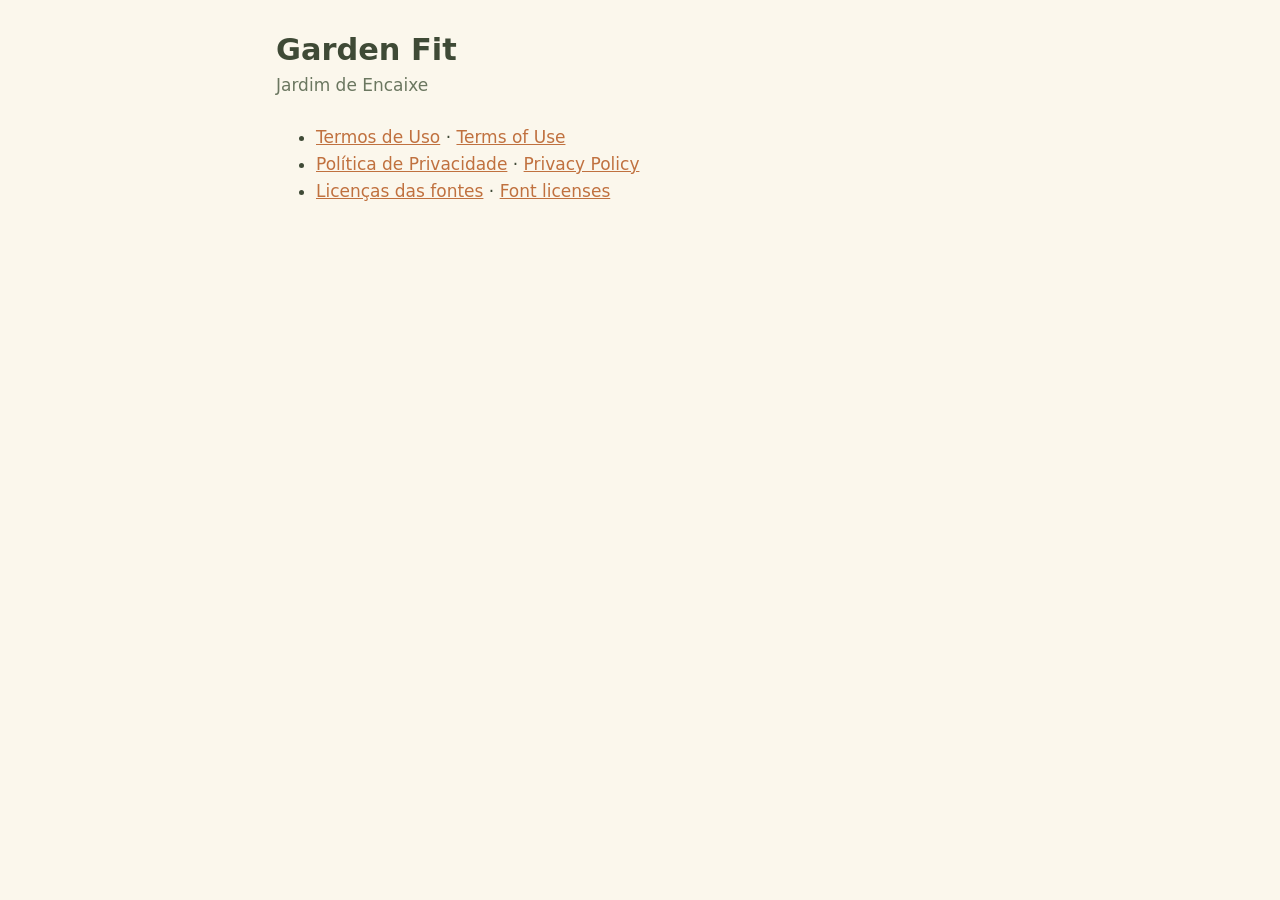
<file: index.html>
<!doctype html>
<html lang="pt-BR">
<head>
<meta charset="utf-8">
<meta name="viewport" content="width=device-width, initial-scale=1">
<title>Garden Fit</title>
<link rel="stylesheet" href="estilo.css">
</head>
<body>
<main>
<h1>Garden Fit</h1>
<p class="data">Jardim de Encaixe</p>
<ul>
<li><a href="termos.html">Termos de Uso</a> · <a href="terms.html">Terms of Use</a></li>
<li><a href="privacidade.html">Política de Privacidade</a> · <a href="privacy.html">Privacy Policy</a></li>
<li><a href="licencas.html">Licenças das fontes</a> · <a href="licencas.html">Font licenses</a></li>
</ul>
</main>
</body>
</html>
</file>
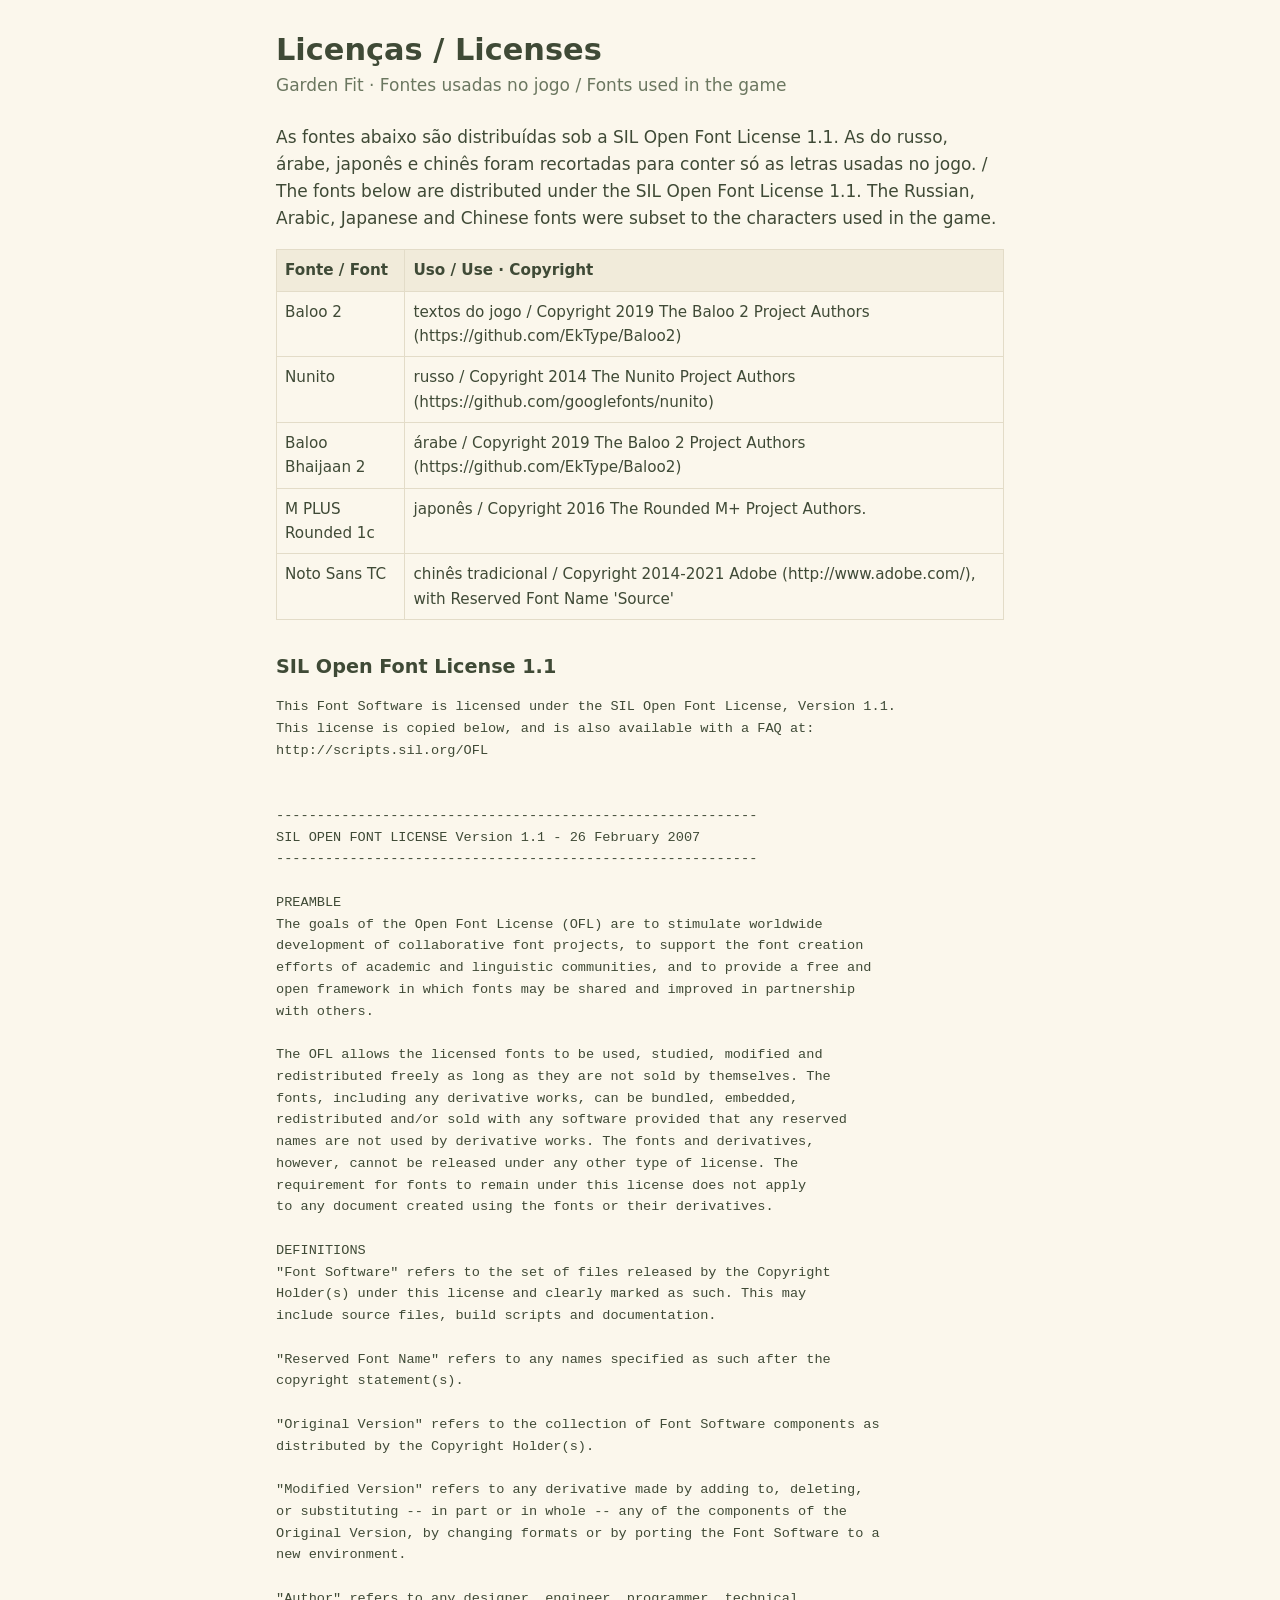
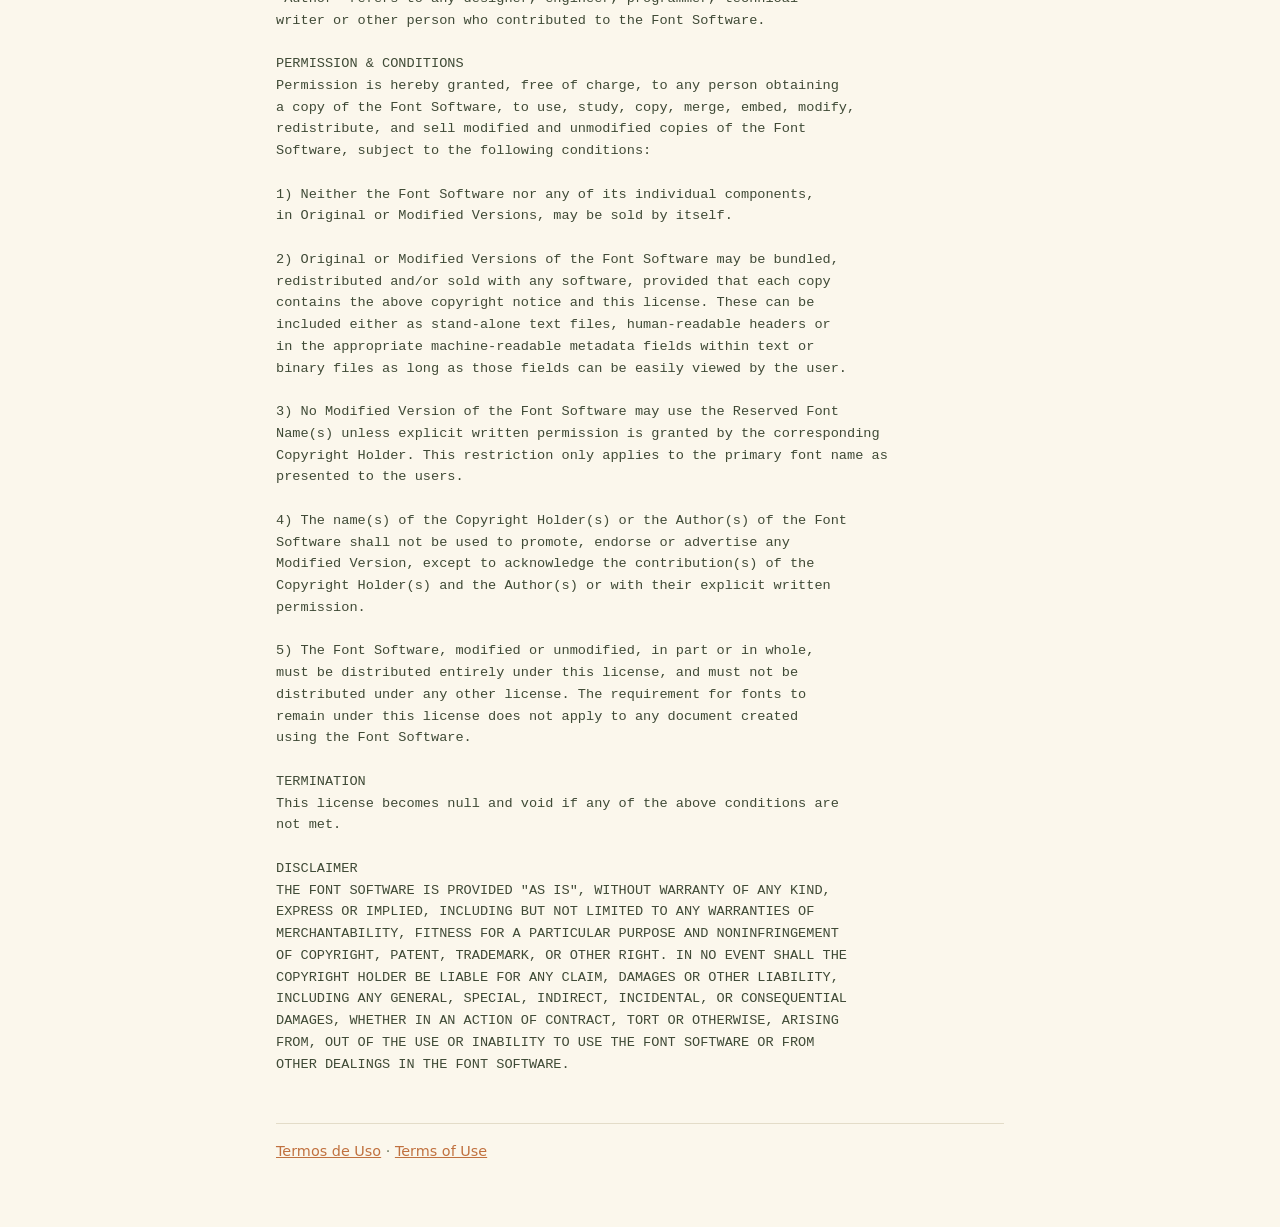
<file: licencas.html>
<!doctype html>
<html lang="pt-BR">
<head>
<meta charset="utf-8">
<meta name="viewport" content="width=device-width, initial-scale=1">
<title>Licenças · Garden Fit</title>
<link rel="stylesheet" href="estilo.css">
</head>
<body>
<main>
<h1>Licenças / Licenses</h1>
<p class="data">Garden Fit · Fontes usadas no jogo / Fonts used in the game</p>
<p>As fontes abaixo são distribuídas sob a SIL Open Font License 1.1. As do russo, árabe, japonês e chinês foram recortadas para conter só as letras usadas no jogo. / The fonts below are distributed under the SIL Open Font License 1.1. The Russian, Arabic, Japanese and Chinese fonts were subset to the characters used in the game.</p>
<table>
<tr><th>Fonte / Font</th><th>Uso / Use · Copyright</th></tr>
<tr><td>Baloo 2</td><td>textos do jogo / Copyright 2019 The Baloo 2 Project Authors (https://github.com/EkType/Baloo2)</td></tr>
<tr><td>Nunito</td><td>russo / Copyright 2014 The Nunito Project Authors (https://github.com/googlefonts/nunito)</td></tr>
<tr><td>Baloo Bhaijaan 2</td><td>árabe / Copyright 2019 The Baloo 2 Project Authors (https://github.com/EkType/Baloo2)</td></tr>
<tr><td>M PLUS Rounded 1c</td><td>japonês / Copyright 2016 The Rounded M+ Project Authors.</td></tr>
<tr><td>Noto Sans TC</td><td>chinês tradicional / Copyright 2014-2021 Adobe (http://www.adobe.com/), with Reserved Font Name &#x27;Source&#x27;</td></tr>
</table>
<h2>SIL Open Font License 1.1</h2>
<pre style="white-space: pre-wrap; font-size: 0.85rem;">This Font Software is licensed under the SIL Open Font License, Version 1.1.
This license is copied below, and is also available with a FAQ at:
http://scripts.sil.org/OFL


-----------------------------------------------------------
SIL OPEN FONT LICENSE Version 1.1 - 26 February 2007
-----------------------------------------------------------

PREAMBLE
The goals of the Open Font License (OFL) are to stimulate worldwide
development of collaborative font projects, to support the font creation
efforts of academic and linguistic communities, and to provide a free and
open framework in which fonts may be shared and improved in partnership
with others.

The OFL allows the licensed fonts to be used, studied, modified and
redistributed freely as long as they are not sold by themselves. The
fonts, including any derivative works, can be bundled, embedded, 
redistributed and/or sold with any software provided that any reserved
names are not used by derivative works. The fonts and derivatives,
however, cannot be released under any other type of license. The
requirement for fonts to remain under this license does not apply
to any document created using the fonts or their derivatives.

DEFINITIONS
&quot;Font Software&quot; refers to the set of files released by the Copyright
Holder(s) under this license and clearly marked as such. This may
include source files, build scripts and documentation.

&quot;Reserved Font Name&quot; refers to any names specified as such after the
copyright statement(s).

&quot;Original Version&quot; refers to the collection of Font Software components as
distributed by the Copyright Holder(s).

&quot;Modified Version&quot; refers to any derivative made by adding to, deleting,
or substituting -- in part or in whole -- any of the components of the
Original Version, by changing formats or by porting the Font Software to a
new environment.

&quot;Author&quot; refers to any designer, engineer, programmer, technical
writer or other person who contributed to the Font Software.

PERMISSION &amp; CONDITIONS
Permission is hereby granted, free of charge, to any person obtaining
a copy of the Font Software, to use, study, copy, merge, embed, modify,
redistribute, and sell modified and unmodified copies of the Font
Software, subject to the following conditions:

1) Neither the Font Software nor any of its individual components,
in Original or Modified Versions, may be sold by itself.

2) Original or Modified Versions of the Font Software may be bundled,
redistributed and/or sold with any software, provided that each copy
contains the above copyright notice and this license. These can be
included either as stand-alone text files, human-readable headers or
in the appropriate machine-readable metadata fields within text or
binary files as long as those fields can be easily viewed by the user.

3) No Modified Version of the Font Software may use the Reserved Font
Name(s) unless explicit written permission is granted by the corresponding
Copyright Holder. This restriction only applies to the primary font name as
presented to the users.

4) The name(s) of the Copyright Holder(s) or the Author(s) of the Font
Software shall not be used to promote, endorse or advertise any
Modified Version, except to acknowledge the contribution(s) of the
Copyright Holder(s) and the Author(s) or with their explicit written
permission.

5) The Font Software, modified or unmodified, in part or in whole,
must be distributed entirely under this license, and must not be
distributed under any other license. The requirement for fonts to
remain under this license does not apply to any document created
using the Font Software.

TERMINATION
This license becomes null and void if any of the above conditions are
not met.

DISCLAIMER
THE FONT SOFTWARE IS PROVIDED &quot;AS IS&quot;, WITHOUT WARRANTY OF ANY KIND,
EXPRESS OR IMPLIED, INCLUDING BUT NOT LIMITED TO ANY WARRANTIES OF
MERCHANTABILITY, FITNESS FOR A PARTICULAR PURPOSE AND NONINFRINGEMENT
OF COPYRIGHT, PATENT, TRADEMARK, OR OTHER RIGHT. IN NO EVENT SHALL THE
COPYRIGHT HOLDER BE LIABLE FOR ANY CLAIM, DAMAGES OR OTHER LIABILITY,
INCLUDING ANY GENERAL, SPECIAL, INDIRECT, INCIDENTAL, OR CONSEQUENTIAL
DAMAGES, WHETHER IN AN ACTION OF CONTRACT, TORT OR OTHERWISE, ARISING
FROM, OUT OF THE USE OR INABILITY TO USE THE FONT SOFTWARE OR FROM
OTHER DEALINGS IN THE FONT SOFTWARE.
</pre>
<footer><a href="termos.html">Termos de Uso</a> · <a href="terms.html">Terms of Use</a></footer>
</main>
</body>
</html>
</file>
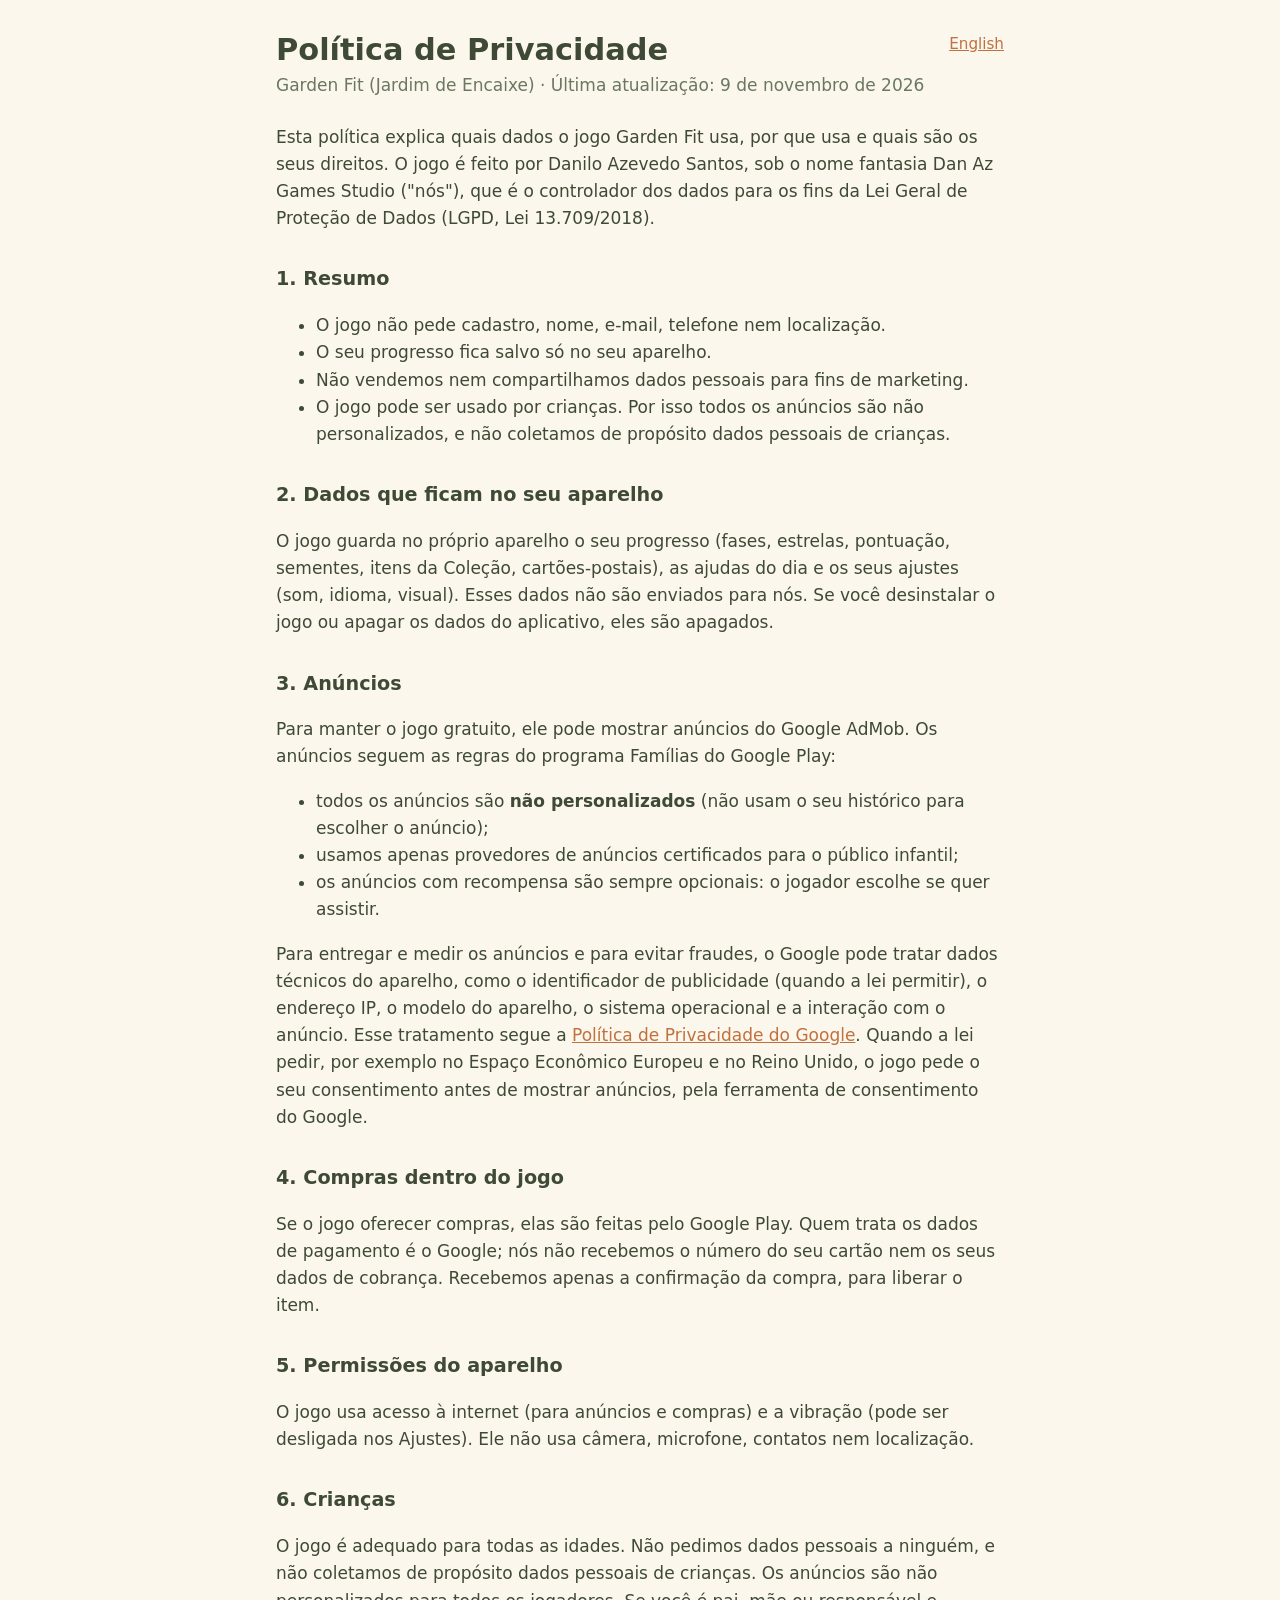
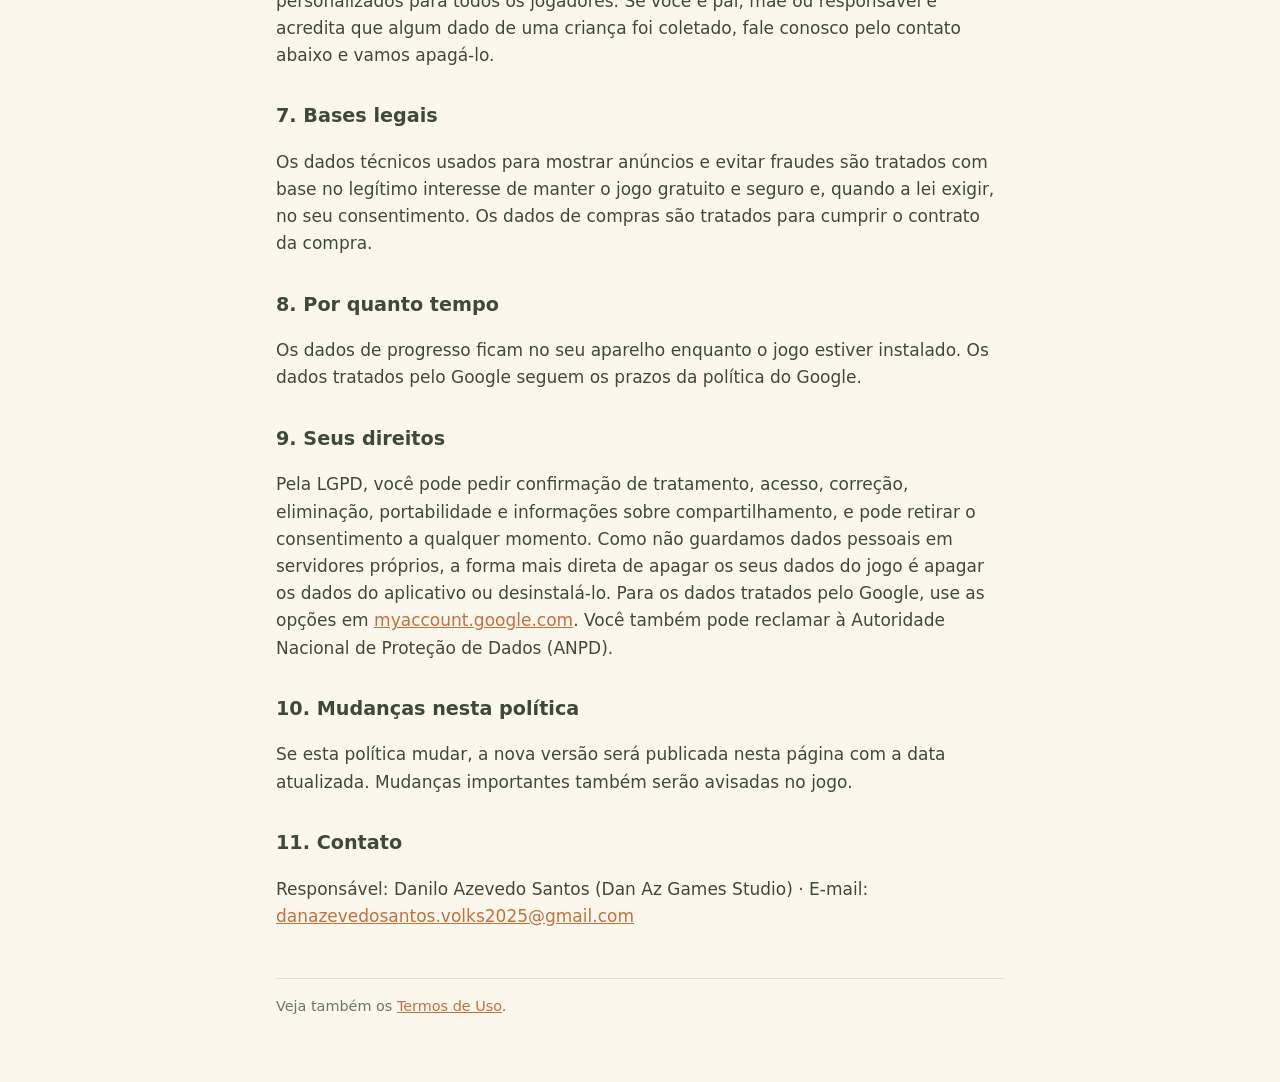
<file: privacidade.html>
<!doctype html>
<html lang="pt-BR">
<head>
<meta charset="utf-8">
<meta name="viewport" content="width=device-width, initial-scale=1">
<title>Política de Privacidade · Garden Fit</title>
<link rel="stylesheet" href="estilo.css">
</head>
<body>
<main>
<a class="idioma" href="privacy.html">English</a>
<h1>Política de Privacidade</h1>
<p class="data">Garden Fit (Jardim de Encaixe) · Última atualização: 9 de novembro de 2026</p>

<p>Esta política explica quais dados o jogo Garden Fit usa, por que usa e quais são os seus direitos. O jogo é feito por Danilo Azevedo Santos, sob o nome fantasia Dan Az Games Studio ("nós"), que é o controlador dos dados para os fins da Lei Geral de Proteção de Dados (LGPD, Lei 13.709/2018).</p>

<h2>1. Resumo</h2>
<ul>
<li>O jogo não pede cadastro, nome, e-mail, telefone nem localização.</li>
<li>O seu progresso fica salvo só no seu aparelho.</li>
<li>Não vendemos nem compartilhamos dados pessoais para fins de marketing.</li>
<li>O jogo pode ser usado por crianças. Por isso todos os anúncios são não personalizados, e não coletamos de propósito dados pessoais de crianças.</li>
</ul>

<h2>2. Dados que ficam no seu aparelho</h2>
<p>O jogo guarda no próprio aparelho o seu progresso (fases, estrelas, pontuação, sementes, itens da Coleção, cartões-postais), as ajudas do dia e os seus ajustes (som, idioma, visual). Esses dados não são enviados para nós. Se você desinstalar o jogo ou apagar os dados do aplicativo, eles são apagados.</p>

<h2>3. Anúncios</h2>
<p>Para manter o jogo gratuito, ele pode mostrar anúncios do Google AdMob. Os anúncios seguem as regras do programa Famílias do Google Play:</p>
<ul>
<li>todos os anúncios são <strong>não personalizados</strong> (não usam o seu histórico para escolher o anúncio);</li>
<li>usamos apenas provedores de anúncios certificados para o público infantil;</li>
<li>os anúncios com recompensa são sempre opcionais: o jogador escolhe se quer assistir.</li>
</ul>
<p>Para entregar e medir os anúncios e para evitar fraudes, o Google pode tratar dados técnicos do aparelho, como o identificador de publicidade (quando a lei permitir), o endereço IP, o modelo do aparelho, o sistema operacional e a interação com o anúncio. Esse tratamento segue a <a href="https://policies.google.com/privacy?hl=pt-BR">Política de Privacidade do Google</a>. Quando a lei pedir, por exemplo no Espaço Econômico Europeu e no Reino Unido, o jogo pede o seu consentimento antes de mostrar anúncios, pela ferramenta de consentimento do Google.</p>

<h2>4. Compras dentro do jogo</h2>
<p>Se o jogo oferecer compras, elas são feitas pelo Google Play. Quem trata os dados de pagamento é o Google; nós não recebemos o número do seu cartão nem os seus dados de cobrança. Recebemos apenas a confirmação da compra, para liberar o item.</p>

<h2>5. Permissões do aparelho</h2>
<p>O jogo usa acesso à internet (para anúncios e compras) e a vibração (pode ser desligada nos Ajustes). Ele não usa câmera, microfone, contatos nem localização.</p>

<h2>6. Crianças</h2>
<p>O jogo é adequado para todas as idades. Não pedimos dados pessoais a ninguém, e não coletamos de propósito dados pessoais de crianças. Os anúncios são não personalizados para todos os jogadores. Se você é pai, mãe ou responsável e acredita que algum dado de uma criança foi coletado, fale conosco pelo contato abaixo e vamos apagá-lo.</p>

<h2>7. Bases legais</h2>
<p>Os dados técnicos usados para mostrar anúncios e evitar fraudes são tratados com base no legítimo interesse de manter o jogo gratuito e seguro e, quando a lei exigir, no seu consentimento. Os dados de compras são tratados para cumprir o contrato da compra.</p>

<h2>8. Por quanto tempo</h2>
<p>Os dados de progresso ficam no seu aparelho enquanto o jogo estiver instalado. Os dados tratados pelo Google seguem os prazos da política do Google.</p>

<h2>9. Seus direitos</h2>
<p>Pela LGPD, você pode pedir confirmação de tratamento, acesso, correção, eliminação, portabilidade e informações sobre compartilhamento, e pode retirar o consentimento a qualquer momento. Como não guardamos dados pessoais em servidores próprios, a forma mais direta de apagar os seus dados do jogo é apagar os dados do aplicativo ou desinstalá-lo. Para os dados tratados pelo Google, use as opções em <a href="https://myaccount.google.com/">myaccount.google.com</a>. Você também pode reclamar à Autoridade Nacional de Proteção de Dados (ANPD).</p>

<h2>10. Mudanças nesta política</h2>
<p>Se esta política mudar, a nova versão será publicada nesta página com a data atualizada. Mudanças importantes também serão avisadas no jogo.</p>

<h2>11. Contato</h2>
<p>Responsável: Danilo Azevedo Santos (Dan Az Games Studio) · E-mail: <a href="mailto:danazevedosantos.volks2025@gmail.com">danazevedosantos.volks2025@gmail.com</a></p>

<footer>Veja também os <a href="termos.html">Termos de Uso</a>.</footer>
</main>
</body>
</html>
</file>
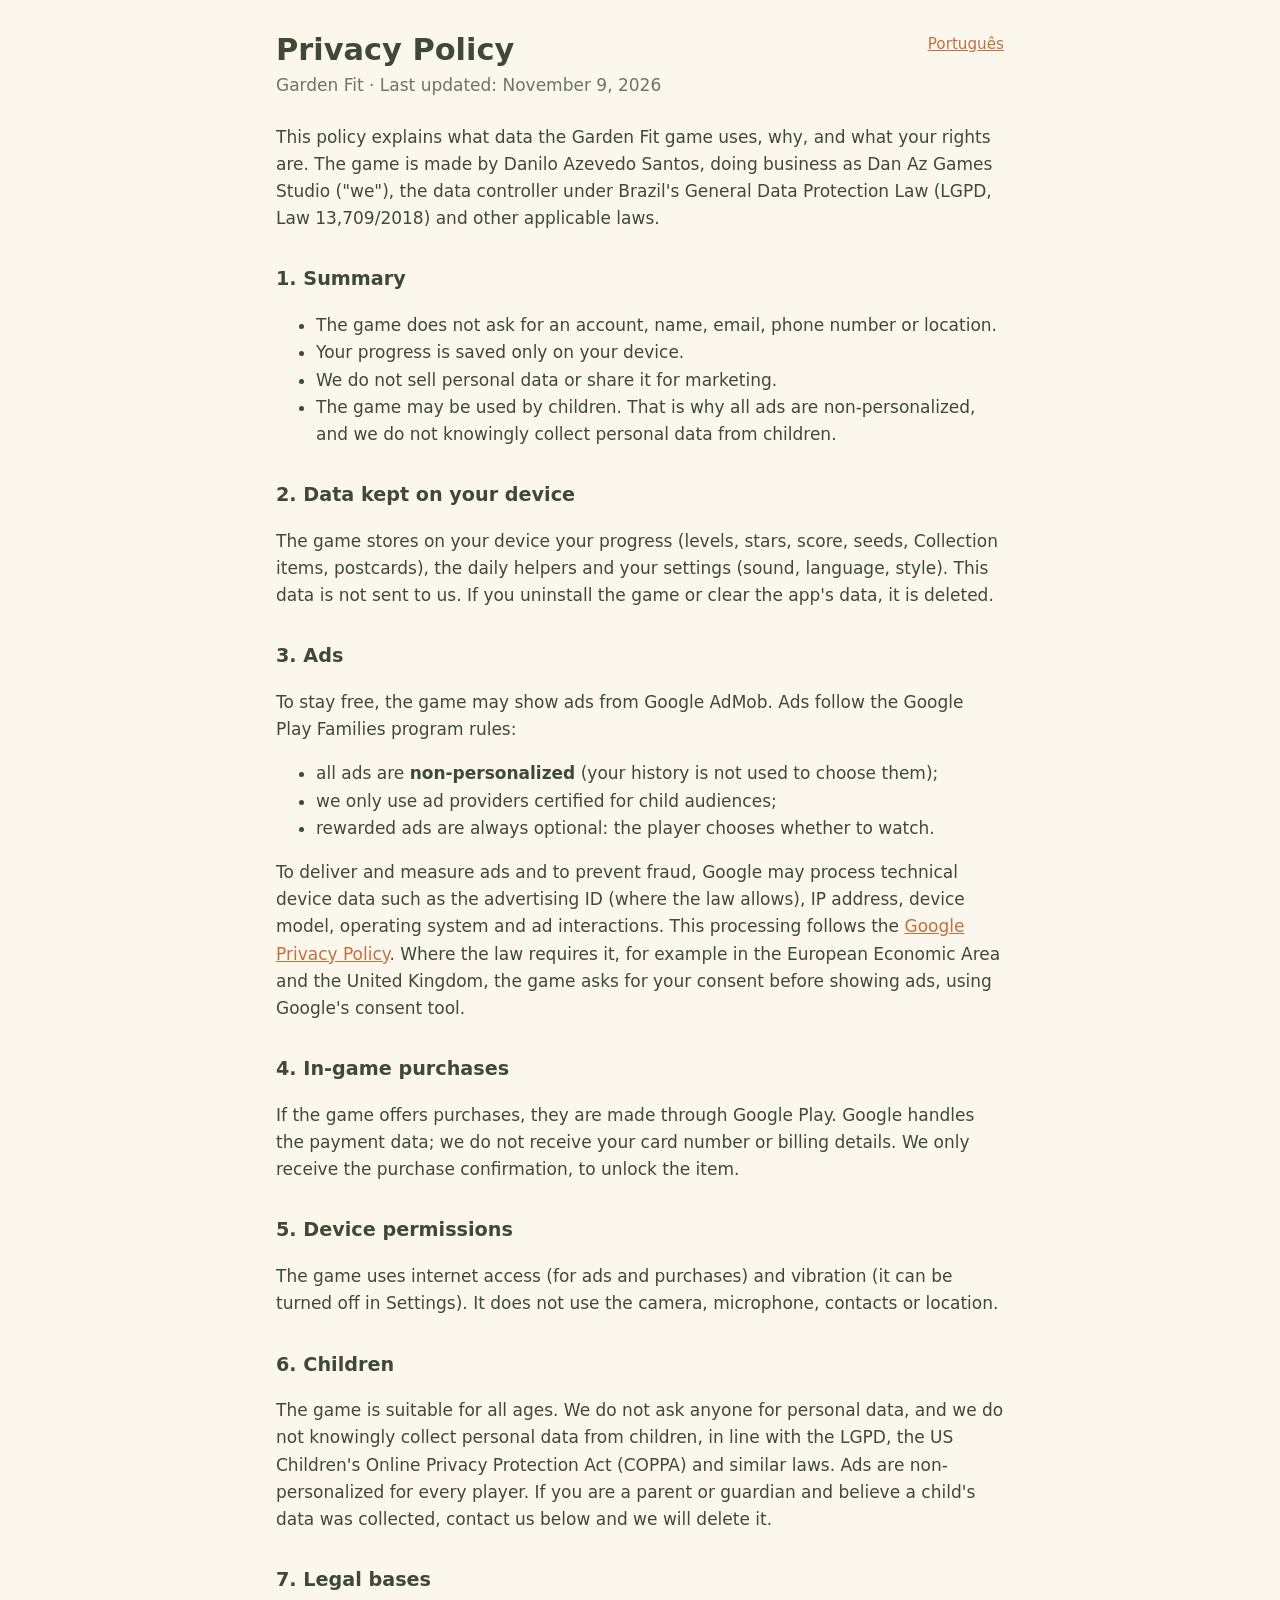
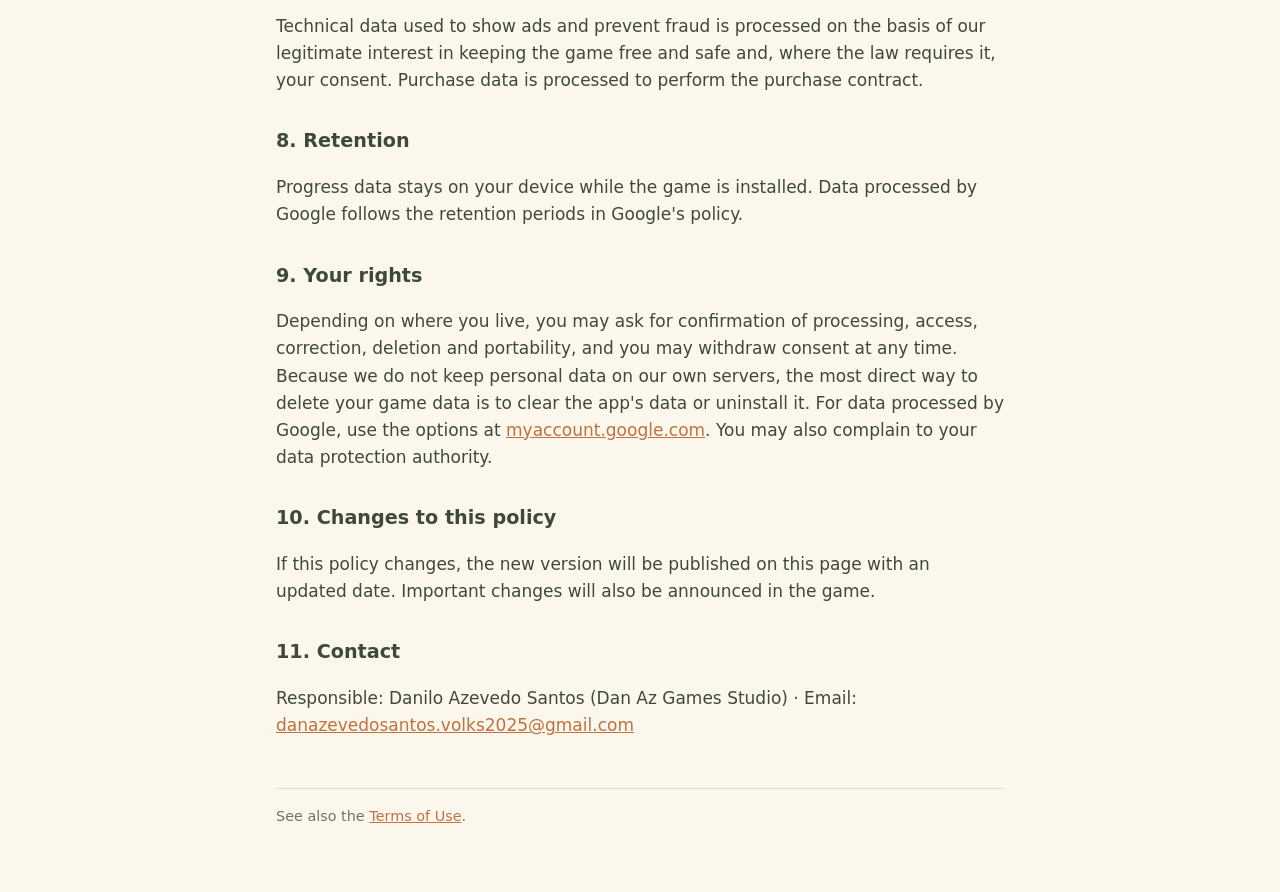
<file: privacy.html>
<!doctype html>
<html lang="en-US">
<head>
<meta charset="utf-8">
<meta name="viewport" content="width=device-width, initial-scale=1">
<title>Privacy Policy · Garden Fit</title>
<link rel="stylesheet" href="estilo.css">
</head>
<body>
<main>
<a class="idioma" href="privacidade.html">Português</a>
<h1>Privacy Policy</h1>
<p class="data">Garden Fit · Last updated: November 9, 2026</p>

<p>This policy explains what data the Garden Fit game uses, why, and what your rights are. The game is made by Danilo Azevedo Santos, doing business as Dan Az Games Studio ("we"), the data controller under Brazil's General Data Protection Law (LGPD, Law 13,709/2018) and other applicable laws.</p>

<h2>1. Summary</h2>
<ul>
<li>The game does not ask for an account, name, email, phone number or location.</li>
<li>Your progress is saved only on your device.</li>
<li>We do not sell personal data or share it for marketing.</li>
<li>The game may be used by children. That is why all ads are non-personalized, and we do not knowingly collect personal data from children.</li>
</ul>

<h2>2. Data kept on your device</h2>
<p>The game stores on your device your progress (levels, stars, score, seeds, Collection items, postcards), the daily helpers and your settings (sound, language, style). This data is not sent to us. If you uninstall the game or clear the app's data, it is deleted.</p>

<h2>3. Ads</h2>
<p>To stay free, the game may show ads from Google AdMob. Ads follow the Google Play Families program rules:</p>
<ul>
<li>all ads are <strong>non-personalized</strong> (your history is not used to choose them);</li>
<li>we only use ad providers certified for child audiences;</li>
<li>rewarded ads are always optional: the player chooses whether to watch.</li>
</ul>
<p>To deliver and measure ads and to prevent fraud, Google may process technical device data such as the advertising ID (where the law allows), IP address, device model, operating system and ad interactions. This processing follows the <a href="https://policies.google.com/privacy">Google Privacy Policy</a>. Where the law requires it, for example in the European Economic Area and the United Kingdom, the game asks for your consent before showing ads, using Google's consent tool.</p>

<h2>4. In-game purchases</h2>
<p>If the game offers purchases, they are made through Google Play. Google handles the payment data; we do not receive your card number or billing details. We only receive the purchase confirmation, to unlock the item.</p>

<h2>5. Device permissions</h2>
<p>The game uses internet access (for ads and purchases) and vibration (it can be turned off in Settings). It does not use the camera, microphone, contacts or location.</p>

<h2>6. Children</h2>
<p>The game is suitable for all ages. We do not ask anyone for personal data, and we do not knowingly collect personal data from children, in line with the LGPD, the US Children's Online Privacy Protection Act (COPPA) and similar laws. Ads are non-personalized for every player. If you are a parent or guardian and believe a child's data was collected, contact us below and we will delete it.</p>

<h2>7. Legal bases</h2>
<p>Technical data used to show ads and prevent fraud is processed on the basis of our legitimate interest in keeping the game free and safe and, where the law requires it, your consent. Purchase data is processed to perform the purchase contract.</p>

<h2>8. Retention</h2>
<p>Progress data stays on your device while the game is installed. Data processed by Google follows the retention periods in Google's policy.</p>

<h2>9. Your rights</h2>
<p>Depending on where you live, you may ask for confirmation of processing, access, correction, deletion and portability, and you may withdraw consent at any time. Because we do not keep personal data on our own servers, the most direct way to delete your game data is to clear the app's data or uninstall it. For data processed by Google, use the options at <a href="https://myaccount.google.com/">myaccount.google.com</a>. You may also complain to your data protection authority.</p>

<h2>10. Changes to this policy</h2>
<p>If this policy changes, the new version will be published on this page with an updated date. Important changes will also be announced in the game.</p>

<h2>11. Contact</h2>
<p>Responsible: Danilo Azevedo Santos (Dan Az Games Studio) · Email: <a href="mailto:danazevedosantos.volks2025@gmail.com">danazevedosantos.volks2025@gmail.com</a></p>

<footer>See also the <a href="terms.html">Terms of Use</a>.</footer>
</main>
</body>
</html>
</file>
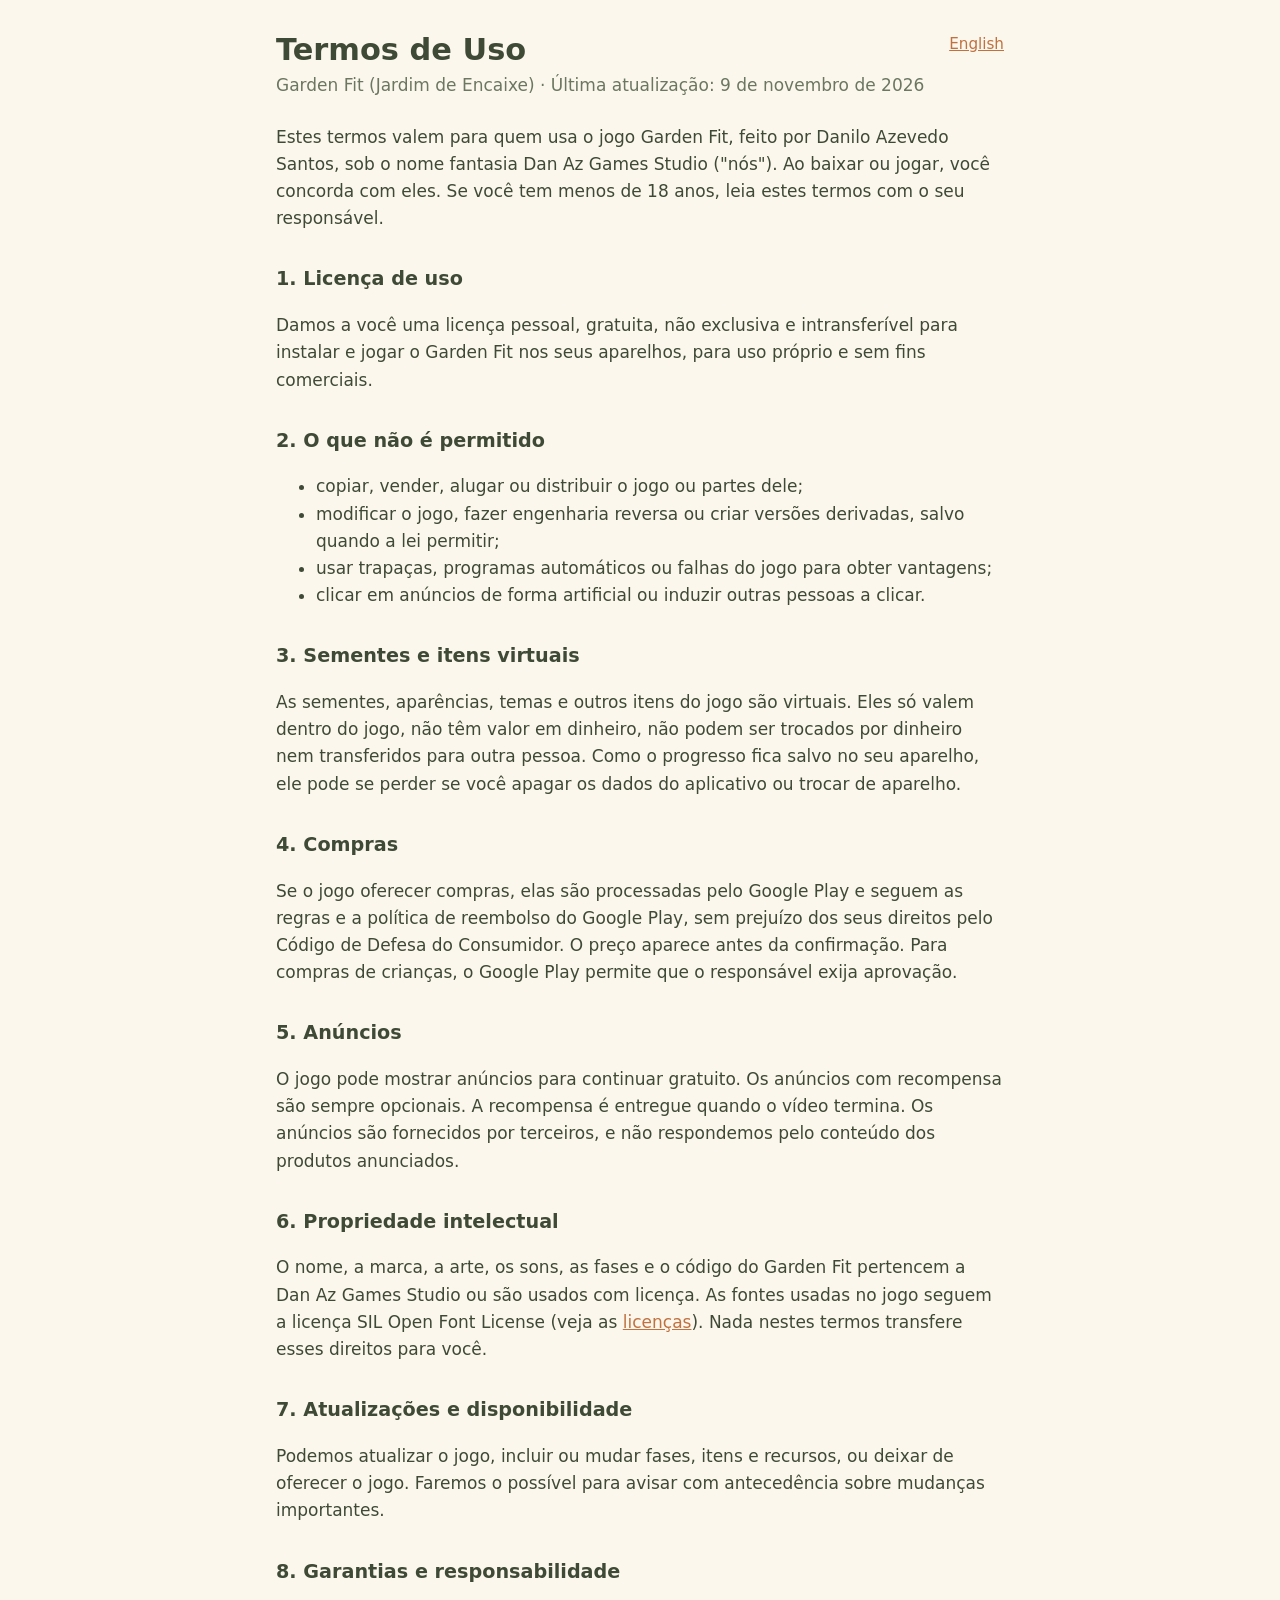
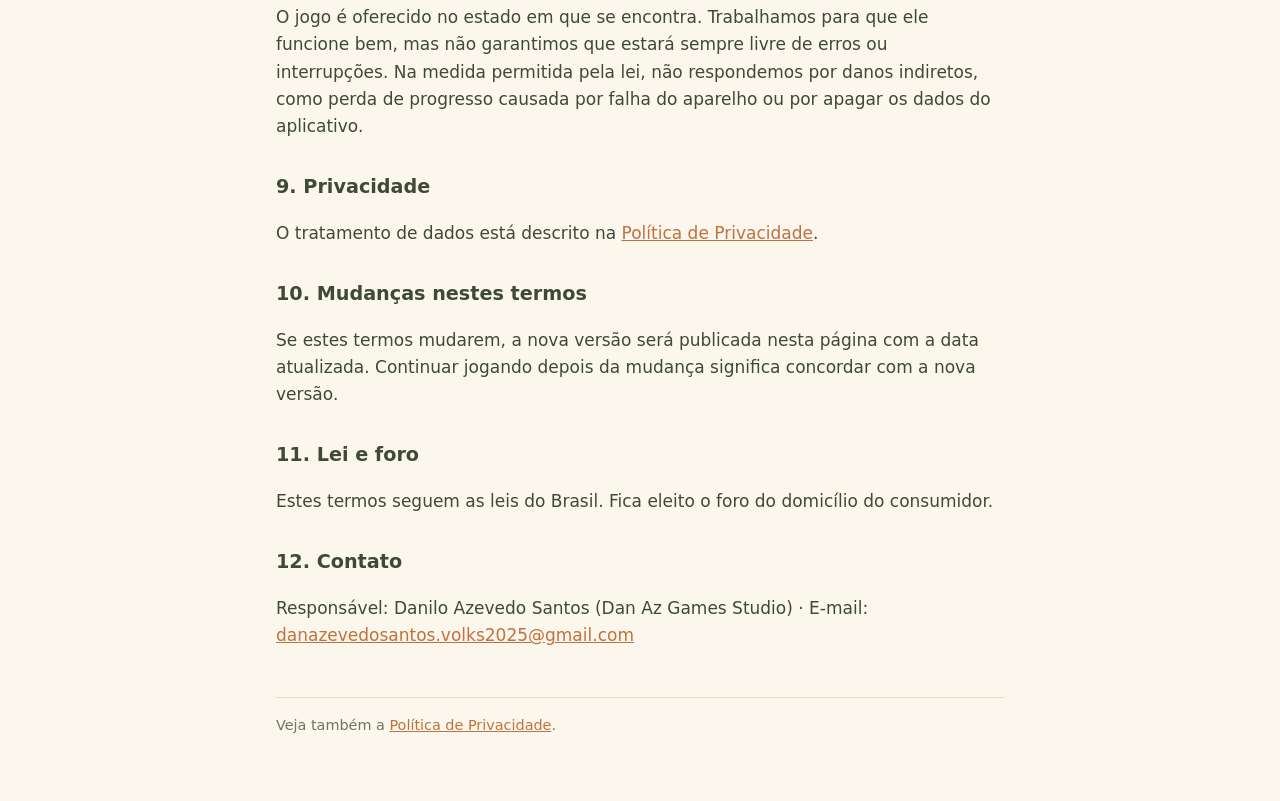
<file: termos.html>
<!doctype html>
<html lang="pt-BR">
<head>
<meta charset="utf-8">
<meta name="viewport" content="width=device-width, initial-scale=1">
<title>Termos de Uso · Garden Fit</title>
<link rel="stylesheet" href="estilo.css">
</head>
<body>
<main>
<a class="idioma" href="terms.html">English</a>
<h1>Termos de Uso</h1>
<p class="data">Garden Fit (Jardim de Encaixe) · Última atualização: 9 de novembro de 2026</p>

<p>Estes termos valem para quem usa o jogo Garden Fit, feito por Danilo Azevedo Santos, sob o nome fantasia Dan Az Games Studio ("nós"). Ao baixar ou jogar, você concorda com eles. Se você tem menos de 18 anos, leia estes termos com o seu responsável.</p>

<h2>1. Licença de uso</h2>
<p>Damos a você uma licença pessoal, gratuita, não exclusiva e intransferível para instalar e jogar o Garden Fit nos seus aparelhos, para uso próprio e sem fins comerciais.</p>

<h2>2. O que não é permitido</h2>
<ul>
<li>copiar, vender, alugar ou distribuir o jogo ou partes dele;</li>
<li>modificar o jogo, fazer engenharia reversa ou criar versões derivadas, salvo quando a lei permitir;</li>
<li>usar trapaças, programas automáticos ou falhas do jogo para obter vantagens;</li>
<li>clicar em anúncios de forma artificial ou induzir outras pessoas a clicar.</li>
</ul>

<h2>3. Sementes e itens virtuais</h2>
<p>As sementes, aparências, temas e outros itens do jogo são virtuais. Eles só valem dentro do jogo, não têm valor em dinheiro, não podem ser trocados por dinheiro nem transferidos para outra pessoa. Como o progresso fica salvo no seu aparelho, ele pode se perder se você apagar os dados do aplicativo ou trocar de aparelho.</p>

<h2>4. Compras</h2>
<p>Se o jogo oferecer compras, elas são processadas pelo Google Play e seguem as regras e a política de reembolso do Google Play, sem prejuízo dos seus direitos pelo Código de Defesa do Consumidor. O preço aparece antes da confirmação. Para compras de crianças, o Google Play permite que o responsável exija aprovação.</p>

<h2>5. Anúncios</h2>
<p>O jogo pode mostrar anúncios para continuar gratuito. Os anúncios com recompensa são sempre opcionais. A recompensa é entregue quando o vídeo termina. Os anúncios são fornecidos por terceiros, e não respondemos pelo conteúdo dos produtos anunciados.</p>

<h2>6. Propriedade intelectual</h2>
<p>O nome, a marca, a arte, os sons, as fases e o código do Garden Fit pertencem a Dan Az Games Studio ou são usados com licença. As fontes usadas no jogo seguem a licença SIL Open Font License (veja as <a href="licencas.html">licenças</a>). Nada nestes termos transfere esses direitos para você.</p>

<h2>7. Atualizações e disponibilidade</h2>
<p>Podemos atualizar o jogo, incluir ou mudar fases, itens e recursos, ou deixar de oferecer o jogo. Faremos o possível para avisar com antecedência sobre mudanças importantes.</p>

<h2>8. Garantias e responsabilidade</h2>
<p>O jogo é oferecido no estado em que se encontra. Trabalhamos para que ele funcione bem, mas não garantimos que estará sempre livre de erros ou interrupções. Na medida permitida pela lei, não respondemos por danos indiretos, como perda de progresso causada por falha do aparelho ou por apagar os dados do aplicativo.</p>

<h2>9. Privacidade</h2>
<p>O tratamento de dados está descrito na <a href="privacidade.html">Política de Privacidade</a>.</p>

<h2>10. Mudanças nestes termos</h2>
<p>Se estes termos mudarem, a nova versão será publicada nesta página com a data atualizada. Continuar jogando depois da mudança significa concordar com a nova versão.</p>

<h2>11. Lei e foro</h2>
<p>Estes termos seguem as leis do Brasil. Fica eleito o foro do domicílio do consumidor.</p>

<h2>12. Contato</h2>
<p>Responsável: Danilo Azevedo Santos (Dan Az Games Studio) · E-mail: <a href="mailto:danazevedosantos.volks2025@gmail.com">danazevedosantos.volks2025@gmail.com</a></p>

<footer>Veja também a <a href="privacidade.html">Política de Privacidade</a>.</footer>
</main>
</body>
</html>
</file>
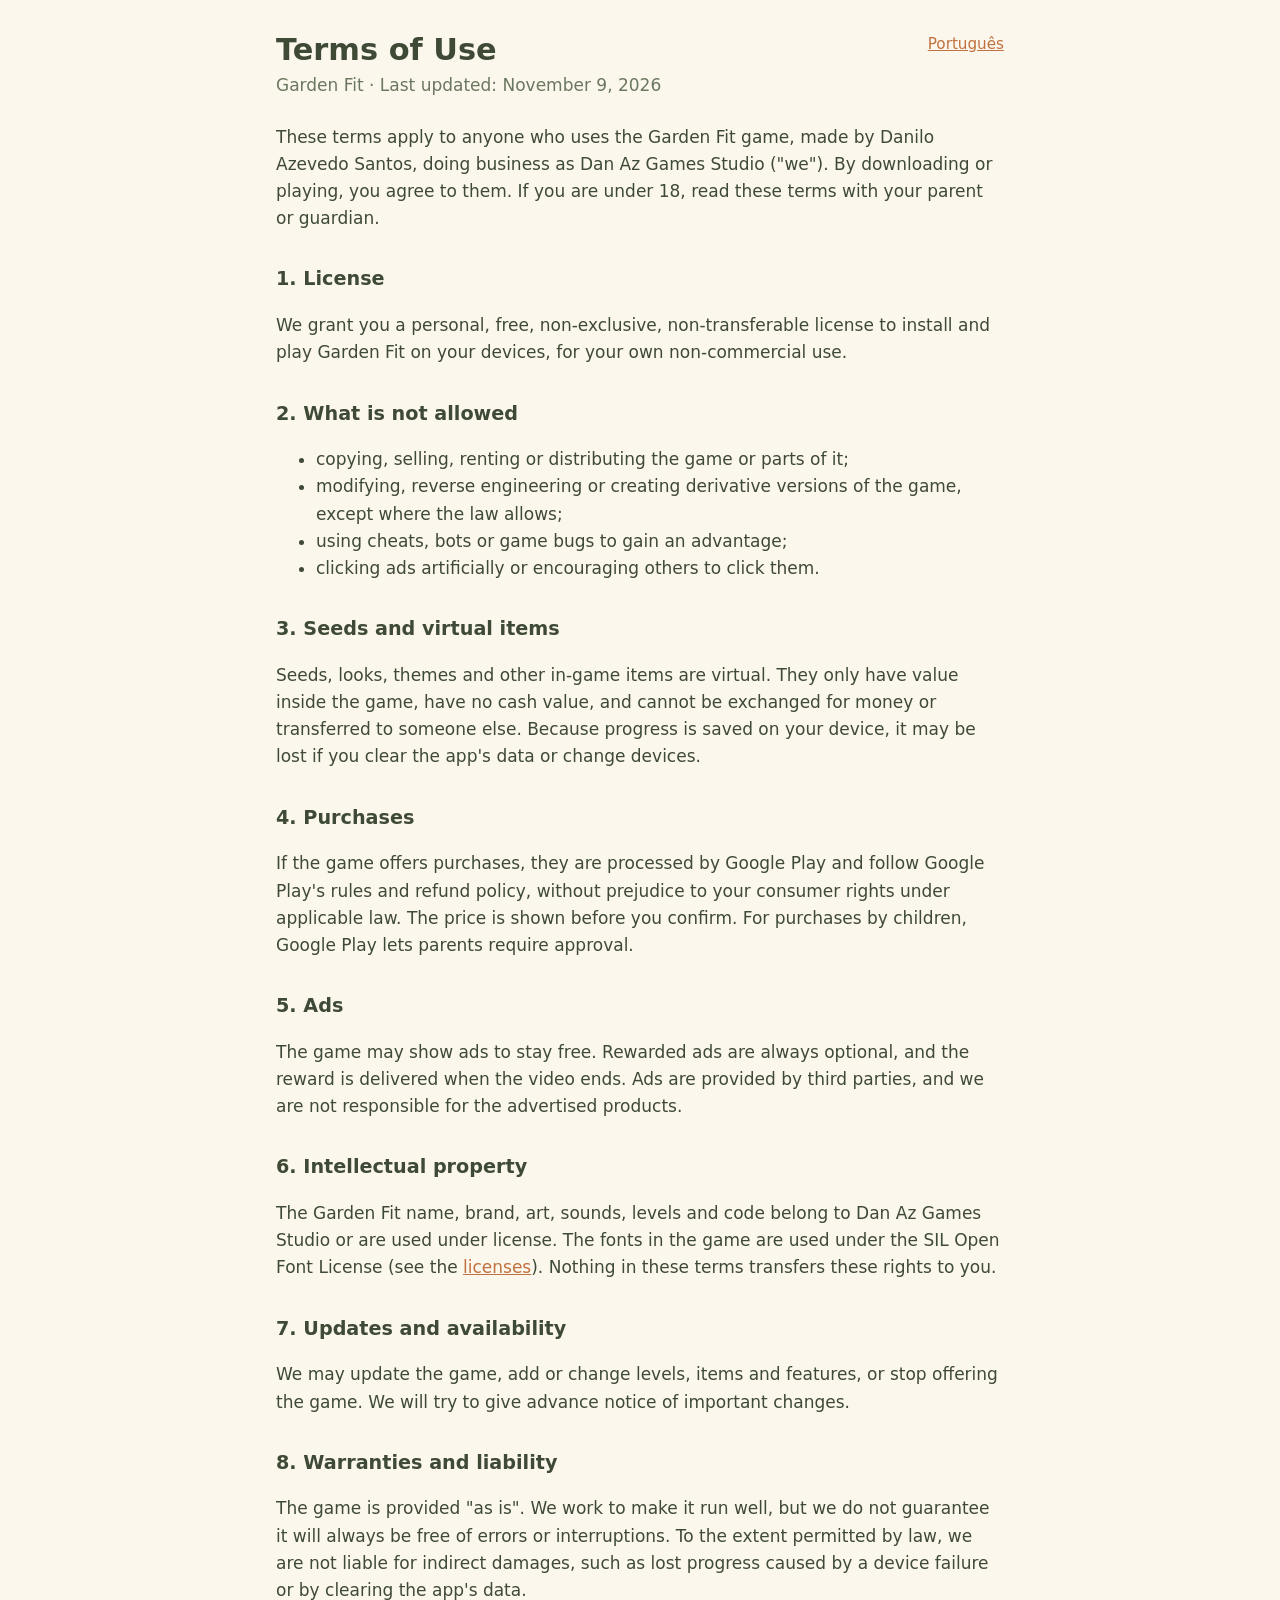
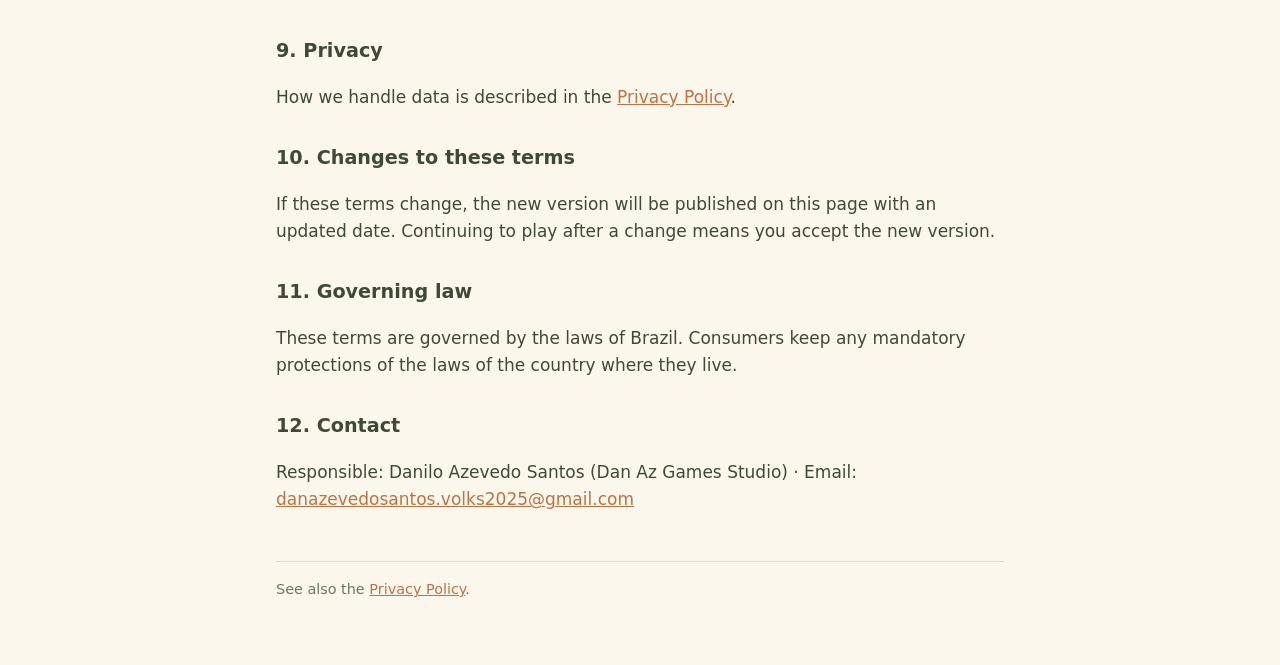
<file: terms.html>
<!doctype html>
<html lang="en-US">
<head>
<meta charset="utf-8">
<meta name="viewport" content="width=device-width, initial-scale=1">
<title>Terms of Use · Garden Fit</title>
<link rel="stylesheet" href="estilo.css">
</head>
<body>
<main>
<a class="idioma" href="termos.html">Português</a>
<h1>Terms of Use</h1>
<p class="data">Garden Fit · Last updated: November 9, 2026</p>

<p>These terms apply to anyone who uses the Garden Fit game, made by Danilo Azevedo Santos, doing business as Dan Az Games Studio ("we"). By downloading or playing, you agree to them. If you are under 18, read these terms with your parent or guardian.</p>

<h2>1. License</h2>
<p>We grant you a personal, free, non-exclusive, non-transferable license to install and play Garden Fit on your devices, for your own non-commercial use.</p>

<h2>2. What is not allowed</h2>
<ul>
<li>copying, selling, renting or distributing the game or parts of it;</li>
<li>modifying, reverse engineering or creating derivative versions of the game, except where the law allows;</li>
<li>using cheats, bots or game bugs to gain an advantage;</li>
<li>clicking ads artificially or encouraging others to click them.</li>
</ul>

<h2>3. Seeds and virtual items</h2>
<p>Seeds, looks, themes and other in-game items are virtual. They only have value inside the game, have no cash value, and cannot be exchanged for money or transferred to someone else. Because progress is saved on your device, it may be lost if you clear the app's data or change devices.</p>

<h2>4. Purchases</h2>
<p>If the game offers purchases, they are processed by Google Play and follow Google Play's rules and refund policy, without prejudice to your consumer rights under applicable law. The price is shown before you confirm. For purchases by children, Google Play lets parents require approval.</p>

<h2>5. Ads</h2>
<p>The game may show ads to stay free. Rewarded ads are always optional, and the reward is delivered when the video ends. Ads are provided by third parties, and we are not responsible for the advertised products.</p>

<h2>6. Intellectual property</h2>
<p>The Garden Fit name, brand, art, sounds, levels and code belong to Dan Az Games Studio or are used under license. The fonts in the game are used under the SIL Open Font License (see the <a href="licencas.html">licenses</a>). Nothing in these terms transfers these rights to you.</p>

<h2>7. Updates and availability</h2>
<p>We may update the game, add or change levels, items and features, or stop offering the game. We will try to give advance notice of important changes.</p>

<h2>8. Warranties and liability</h2>
<p>The game is provided "as is". We work to make it run well, but we do not guarantee it will always be free of errors or interruptions. To the extent permitted by law, we are not liable for indirect damages, such as lost progress caused by a device failure or by clearing the app's data.</p>

<h2>9. Privacy</h2>
<p>How we handle data is described in the <a href="privacy.html">Privacy Policy</a>.</p>

<h2>10. Changes to these terms</h2>
<p>If these terms change, the new version will be published on this page with an updated date. Continuing to play after a change means you accept the new version.</p>

<h2>11. Governing law</h2>
<p>These terms are governed by the laws of Brazil. Consumers keep any mandatory protections of the laws of the country where they live.</p>

<h2>12. Contact</h2>
<p>Responsible: Danilo Azevedo Santos (Dan Az Games Studio) · Email: <a href="mailto:danazevedosantos.volks2025@gmail.com">danazevedosantos.volks2025@gmail.com</a></p>

<footer>See also the <a href="privacy.html">Privacy Policy</a>.</footer>
</main>
</body>
</html>
</file>
<file: estilo.css>
:root { --ink: #3f4a36; --soft: #6b7760; --paper: #fbf7ec; --line: #e3dcc8; --accent: #c0713f; }
* { box-sizing: border-box; }
body { margin: 0; background: var(--paper); color: var(--ink); font: 17px/1.6 system-ui, -apple-system, "Segoe UI", Roboto, sans-serif; }
main { max-width: 760px; margin: 0 auto; padding: 32px 16px 64px; }
h1 { font-size: 1.9rem; line-height: 1.2; margin: 0 0 4px; }
h2 { font-size: 1.2rem; margin: 2rem 0 0.4rem; }
p, li { color: var(--ink); }
.data { color: var(--soft); margin: 0 0 1.5rem; }
.idioma { float: right; font-size: 0.95rem; }
a { color: var(--accent); }
table { border-collapse: collapse; width: 100%; margin: 0.8rem 0; font-size: 0.95rem; }
th, td { border: 1px solid var(--line); padding: 8px; text-align: left; vertical-align: top; }
th { background: #f1ebda; }
footer { margin-top: 3rem; color: var(--soft); font-size: 0.9rem; border-top: 1px solid var(--line); padding-top: 1rem; }
</file>
